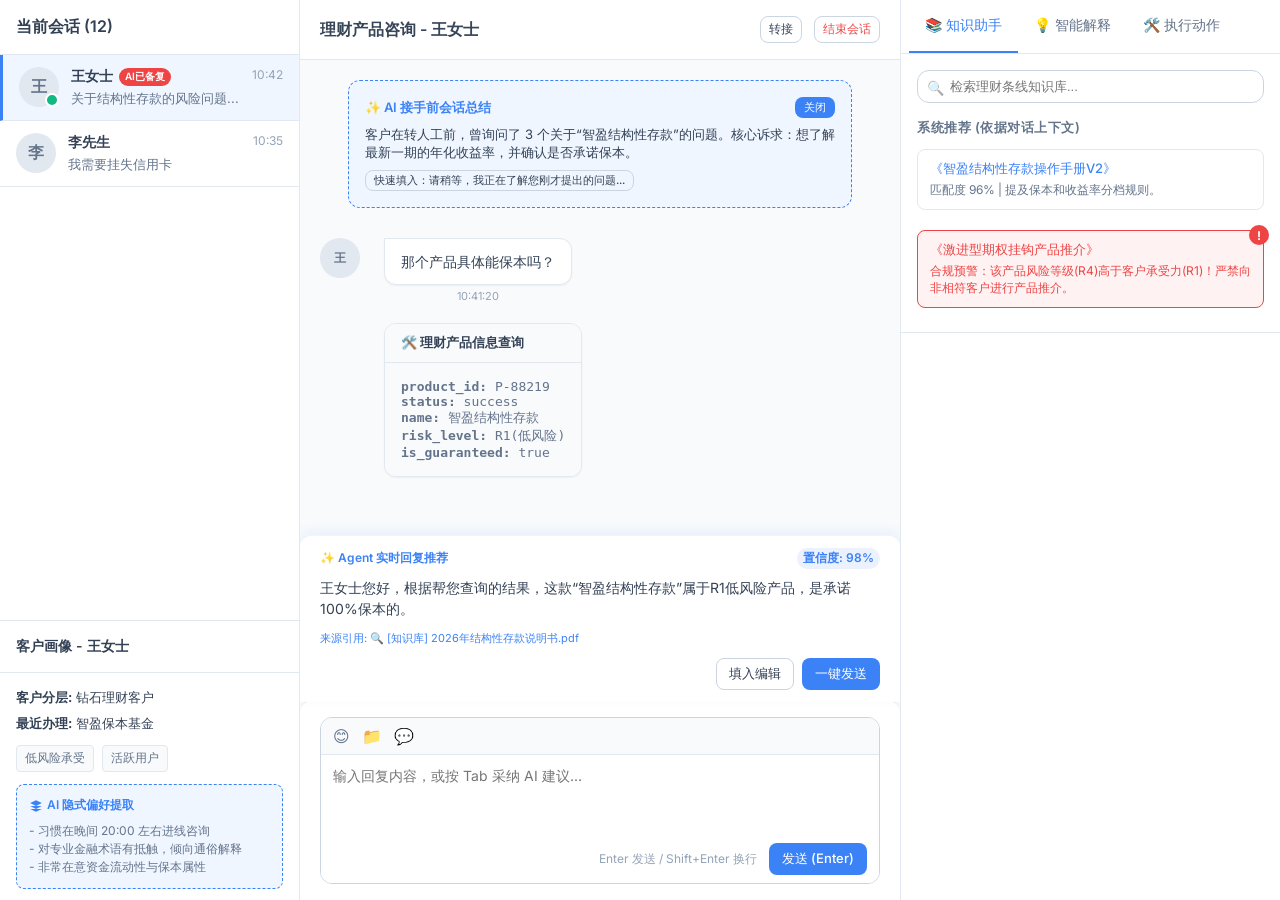
<file: agent-portal/index.html>
<!DOCTYPE html>
<html lang="zh-CN">

<head>
    <meta charset="UTF-8">
    <title>智能客服工作台 - 波波之音 Agent Portal</title>
    <link rel="stylesheet" href="style.css">
</head>

<body>
    <!-- Container -->
    <!--http://localhost:8767/-->
    <div class="layout">

        <!-- Left: Sessions & Profile -->
        <div class="col-left">
            <div class="panel-header">当前会话 (12)</div>
            <div class="session-list">
                <div class="session-item active">
                    <div class="avatar online">王</div>
                    <div class="session-info">
                        <div class="session-top">
                            <span class="session-name">王女士 <span class="badge-ai">AI已备复</span></span>
                            <span class="session-time">10:42</span>
                        </div>
                        <div class="session-preview">关于结构性存款的风险问题...</div>
                    </div>
                </div>
                <div class="session-item">
                    <div class="avatar">李</div>
                    <div class="session-info">
                        <div class="session-top">
                            <span class="session-name">李先生</span>
                            <span class="session-time">10:35</span>
                        </div>
                        <div class="session-preview">我需要挂失信用卡</div>
                    </div>
                </div>
            </div>
            <div class="profile-panel">
                <div class="panel-header" style="font-size: 14px;">客户画像 - 王女士</div>
                <div class="profile-content">
                    <div style="font-size:13px; margin-bottom:8px;"><strong>客户分层:</strong> 钻石理财客户</div>
                    <div style="font-size:13px; margin-bottom:8px;"><strong>最近办理:</strong> 智盈保本基金</div>
                    <div>
                        <span class="profile-tag">低风险承受</span>
                        <span class="profile-tag">活跃用户</span>
                    </div>
                    <div class="implicit-pref">
                        <div class="implicit-pref-title">
                            <svg width="14" height="14" fill="currentColor" viewBox="0 0 24 24">
                                <path d="M12 2L2 7l10 5 10-5-10-5zM2 17l10 5 10-5M2 12l10 5 10-5" />
                            </svg>
                            AI 隐式偏好提取
                        </div>
                        <div style="font-size:12px; color:var(--text-muted); line-height:1.5;">
                            - 习惯在晚间 20:00 左右进线咨询<br>
                            - 对专业金融术语有抵触，倾向通俗解释<br>
                            - 非常在意资金流动性与保本属性
                        </div>
                    </div>
                </div>
            </div>
        </div>

        <!-- Main: Chat Flow -->
        <div class="col-main">
            <div class="chat-header">
                <div style="font-weight: 600;">理财产品咨询 - 王女士</div>
                <div style="display:flex; gap:12px;">
                    <button class="btn btn-outline" style="font-size:12px; padding:4px 8px;">转接</button>
                    <button class="btn btn-outline"
                        style="font-size:12px; padding:4px 8px; color:var(--danger); border-color:var(--border);">结束会话</button>
                </div>
            </div>

            <div class="chat-body" id="chat-body">

                <div class="auto-summary" style="display:block;">
                    <div class="auto-summary-title">
                        <span>✨ AI 接手前会话总结</span>
                        <button class="btn btn-primary" style="padding:2px 8px; font-size:11px;"
                            onclick="document.querySelector('.auto-summary').style.display='none'">关闭</button>
                    </div>
                    客户在转人工前，曾询问了 3 个关于“智盈结构性存款”的问题。核心诉求：想了解最新一期的年化收益率，并确认是否承诺保本。
                    <div style="margin-top:8px;">
                        <button class="btn btn-outline" style="font-size:11px; padding:2px 8px;"
                            onclick="window.applyAutoSummaryReply()">快速填入：请稍等，我正在了解您刚才提出的问题...</button>
                    </div>
                </div>

                <div class="msg-row user">
                    <div class="avatar" style="margin-right:12px; font-size:12px;">王</div>
                    <div>
                        <div class="msg-bubble">那个产品具体能保本吗？</div>
                        <div class="msg-time">10:41:20</div>
                    </div>
                </div>

                <!-- Tool Call execution display -->
                <div class="msg-row user" style="max-width: 100%;">
                    <div style="width:40px; margin-right:12px;"></div>
                    <div style="flex:1;">
                        <div class="tool-card">
                            <div class="tool-card-header">🛠️ 理财产品信息查询</div>
                            <div class="tool-card-body">
                                <p><strong>product_id:</strong> P-88219</p>
                                <p><strong>status:</strong> success</p>
                                <p><strong>name:</strong> 智盈结构性存款</p>
                                <p><strong>risk_level:</strong> R1(低风险)</p>
                                <p><strong>is_guaranteed:</strong> true</p>
                            </div>
                        </div>
                    </div>
                </div>

            </div>

            <div class="chat-footer">

                <!-- AI Suggestion floating bar -->
                <div class="ai-suggest-bar" id="ai-suggest-bar">
                    <div class="ai-suggest-header">
                        <span>✨ Agent 实时回复推荐</span>
                        <span class="confidence" title="源于大模型置信度评分">置信度: 98%</span>
                    </div>
                    <div class="ai-suggest-content" id="ai-suggest-text">
                        王女士您好，根据帮您查询的结果，这款“智盈结构性存款”属于R1低风险产品，是承诺100%保本的。</div>
                    <div style="font-size:11px; color:var(--brand-primary); margin-top:4px; cursor:pointer;">来源引用: 🔍
                        [知识库] 2026年结构性存款说明书.pdf</div>
                    <div class="ai-suggest-actions">
                        <button class="btn btn-outline" onclick="applySuggestion()">填入编辑</button>
                        <button class="btn btn-primary" onclick="sendSuggestion()">一键发送</button>
                    </div>
                </div>

                <div class="input-warning" id="input-warning" style="display:none; margin-bottom:8px;">
                    <svg width="14" height="14" viewBox="0 0 24 24" fill="none" stroke="currentColor" stroke-width="2">
                        <circle cx="12" cy="12" r="10" />
                        <line x1="12" y1="8" x2="12" y2="12" />
                        <line x1="12" y1="16" x2="12.01" y2="16" />
                    </svg>
                    检测到触发合规敏感词（如“保本保息”、“绝对收益”），请规范业务用语！
                </div>

                <div class="input-wrapper">
                    <div class="input-tools">
                        <span class="tool-icon" title="表情库">😊</span>
                        <span class="tool-icon" title="发送图片文件">📁</span>
                        <span class="tool-icon" title="推介服务">💬</span>
                    </div>
                    <textarea id="chat-input" placeholder="输入回复内容，或按 Tab 采纳 AI 建议..."></textarea>
                    <div class="input-footer">
                        <span style="font-size:12px; color:var(--text-dim);">Enter 发送 / Shift+Enter 换行</span>
                        <button class="btn btn-primary" onclick="window.sendMsg()">发送 (Enter)</button>
                    </div>
                </div>
            </div>
        </div>

        <!-- Right: Knowledge & Tools -->
        <div class="col-right">
            <div class="tabs">
                <div class="tab active" onclick="switchTab('kb')">📚 知识助手</div>
                <div class="tab" onclick="switchTab('explain')">💡 智能解释</div>
                <div class="tab" onclick="switchTab('tools')">🛠️ 执行动作</div>
            </div>

            <!-- KB Tab -->
            <div class="tab-content" id="kb-panel" style="display:block;">
                <div class="panel-section">
                    <div class="kb-search">
                        <input type="text" placeholder="检索理财条线知识库...">
                    </div>
                    <div class="panel-title">系统推荐 (依据对话上下文)</div>

                    <div class="kb-item">
                        <div class="kb-item-title">《智盈结构性存款操作手册V2》</div>
                        <div class="kb-item-desc">匹配度 96% | 提及保本和收益率分档规则。</div>
                    </div>

                    <div class="kb-item"
                        style="border-color:var(--danger); background:var(--danger-bg); margin-top:20px;">
                        <div class="kb-alert" title="客户画像风险等机不匹配预警">!</div>
                        <div class="kb-item-title" style="color:var(--danger);">《激进型期权挂钩产品推介》</div>
                        <div class="kb-item-desc" style="color:var(--danger);">
                            合规预警：该产品风险等级(R4)高于客户承受力(R1)！严禁向非相符客户进行产品推介。</div>
                    </div>
                </div>
            </div>

            <!-- Explain Tab -->
            <div class="tab-content" id="explain-panel" style="display:none;">
                <div class="panel-section" style="text-align:center; color:var(--text-muted); margin-top:40px;">
                    <div style="font-size:32px; margin-bottom:12px;">💡</div>
                    请在中间对话流中划词选中需要解释的文本，<br>在弹出的悬浮菜单中点击“解释”。
                </div>
            </div>

            <!-- Tools Tab -->
            <div class="tab-content" id="tools-panel" style="display:none;">
                <div class="panel-section">
                    <div class="kb-item">
                        <div class="kb-item-title" style="color:var(--text-main); font-family:monospace;">🔍
                            query_product_info</div>
                        <div class="kb-item-desc">按产品代码查询产品档案数据库，获取收益率、风险等级等元数据。</div>
                    </div>
                    <div class="kb-item" style="margin-top:12px;">
                        <div class="kb-item-title" style="color:var(--text-main); font-family:monospace;">🛡️
                            check_eligibility</div>
                        <div class="kb-item-desc">调用统一风控接口，校验当前会话客户与某款产品的准入名单合规性。</div>
                    </div>
                </div>
            </div>

        </div>
    </div>

    <!-- Selection Context Menu -->
    <div class="context-menu" id="context-menu">
        <div class="context-menu-item" onclick="handleMenuClick('explain')">💡 AI 解释片段</div>
        <div class="context-menu-item" onclick="handleMenuClick('search')">🔍 知识库检索</div>
    </div>

    <script src="app.js"></script>
</body>

</html>
</file>
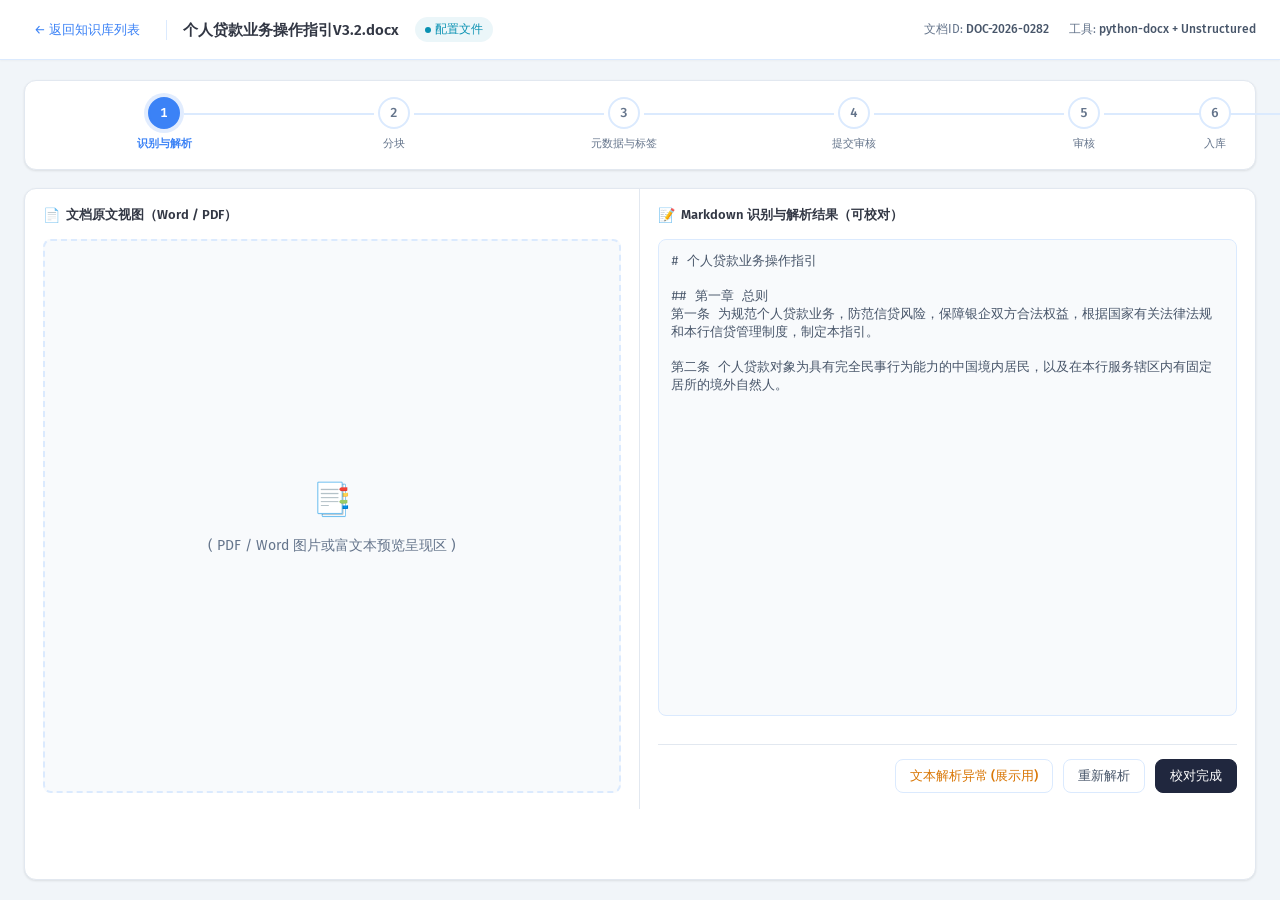
<file: admin-dashboard/doc-detail.html>
<!DOCTYPE html>
<html lang="zh-CN">

<head>
  <meta charset="UTF-8" />
  <meta name="viewport" content="width=device-width, initial-scale=1.0" />
  <title>文档详情配置 - 波波之音 AI智能客服</title>
  <link rel="preconnect" href="https://fonts.googleapis.com" />
  <link rel="preconnect" href="https://fonts.gstatic.com" crossorigin />
  <link
    href="https://fonts.googleapis.com/css2?family=Fira+Code:wght@400;500;600;700&family=Fira+Sans:wght@300;400;500;600;700&display=swap"
    rel="stylesheet" />
  <link rel="stylesheet" href="style.css" />
  <style>
    /* 独立详情页补充样式 */
    .detail-layout {
      display: flex;
      flex-direction: column;
      height: 100vh;
      background: var(--bg-deep);
    }

    .header-bar {
      height: 60px;
      background: var(--bg-card);
      border-bottom: 1px solid var(--border);
      display: flex;
      align-items: center;
      padding: 0 24px;
      justify-content: space-between;
      box-shadow: 0 1px 2px rgba(0, 0, 0, 0.03);
    }

    .main-area {
      flex: 1;
      padding: 20px 24px;
      overflow-y: auto;
      display: flex;
      flex-direction: column;
    }

    textarea.markdown-editor {
      width: 100%;
      height: 100%;
      resize: none;
      border: 1px solid var(--border);
      border-radius: var(--radius-sm);
      padding: 12px;
      font-family: var(--font-mono);
      font-size: 13px;
      color: var(--foreground-muted);
      background: var(--bg-base);
      outline: none;
    }

    textarea.markdown-editor:focus {
      border-color: var(--accent-light);
      box-shadow: 0 0 0 3px var(--accent-glow);
    }

    .pdf-viewer-mock {
      display: flex;
      flex-direction: column;
      align-items: center;
      justify-content: center;
      height: 100%;
      border: 2px dashed var(--border);
      border-radius: var(--radius-sm);
      background: #f8fafc;
      color: var(--foreground-dim);
      font-size: 14px;
      gap: 10px;
    }
  </style>
</head>

<body>
  <div class="detail-layout">
    <div class="header-bar">
      <div style="display: flex; align-items: center; gap: 16px;">
        <button class="detail-back"
          onclick="window.history.length > 1 ? window.history.back() : window.location.href='index.html'">←
          返回知识库列表</button>
        <div style="width: 1px; height: 20px; background: var(--border);"></div>
        <div style="font-weight: 600; color: var(--foreground); font-size: 15px;">个人贷款业务操作指引V3.2.docx</div>
        <div class="badge-status info"><span class="dot"></span>配置文件</div>
      </div>
      <div class="detail-meta" style="gap: 20px;">
        <div class="detail-meta-item">文档ID: <span>DOC-2026-0282</span></div>
        <div class="detail-meta-item">工具: <span>python-docx + Unstructured</span></div>
      </div>
    </div>

    <div class="main-area">
      <!-- 进度条 -->
      <div class="stepper" id="stepper">
        <!-- JS渲染 -->
      </div>

      <!-- 内容区 -->
      <div id="step-content" style="flex:1; display:flex; flex-direction:column;"></div>
    </div>
  </div>

  <script>
    const STEPS = [
      { id: 'parse', label: '识别与解析' },
      { id: 'chunk', label: '分块' },
      { id: 'meta', label: '元数据与标签' },
      { id: 'submit', label: '提交审核' },
      { id: 'review', label: '审核' },
      { id: 'ingest', label: '入库' }
    ];
    let currentStep = 0;

    function renderStepper() {
      const container = document.getElementById('stepper');
      let html = '';
      STEPS.forEach((step, index) => {
        let statusClass = '';
        if (index < currentStep) statusClass = 'done';
        else if (index === currentStep) statusClass = 'active';

        const flexValue = index === STEPS.length - 1 ? '0' : '1';
        const circleContent = index < currentStep ? '✓' : index + 1;
        const lineHtml = index < STEPS.length - 1 ? '<div class="stepper-line"></div>' : '';

        html += '<div class="stepper-item ' + statusClass + '" onclick="goToStep(' + index + ')" style="flex:' + flexValue + '">' +
          '<div class="stepper-circle">' + circleContent + '</div>' +
          '<div class="stepper-label">' + step.label + '</div>' +
          lineHtml +
          '</div>';
      });
      container.innerHTML = html;
    }

    function goToStep(index) {
      if (index >= 0 && index < STEPS.length) {
        currentStep = index;
        renderStepper();
        renderContent();
      }
    }

    function renderContent() {
      const container = document.getElementById('step-content');
      let content = '';

      if (currentStep === 0) {
        content = [
          '<div class="dual-pane" style="flex:1;">',
          '  <div class="pane" style="display:flex; flex-direction:column;">',
          '    <div class="pane-title"><span class="pane-icon">📄</span> 文档原文视图（Word / PDF）</div>',
          '    <div class="pdf-viewer-mock" style="flex:1;">',
          '      <span style="font-size:32px;">📑</span>',
          '      <span>( PDF / Word 图片或富文本预览呈现区 )</span>',
          '    </div>',
          '  </div>',
          '  <div class="pane" style="display:flex; flex-direction:column;">',
          '    <div class="pane-title"><span class="pane-icon">📝</span> Markdown 识别与解析结果（可校对）</div>',
          '    <div style="flex:1; margin-bottom: 12px;">',
          '      <textarea class="markdown-editor"># 个人贷款业务操作指引\n\n## 第一章 总则\n第一条 为规范个人贷款业务，防范信贷风险，保障银企双方合法权益，根据国家有关法律法规和本行信贷管理制度，制定本指引。\n\n第二条 个人贷款对象为具有完全民事行为能力的中国境内居民，以及在本行服务辖区内有固定居所的境外自然人。</textarea>',
          '    </div>',
          '    <div class="detail-actions">',
          '      <button class="btn" style="color:var(--warning);">文本解析异常 (展示用)</button>',
          '      <button class="btn">重新解析</button>',
          '      <button class="btn btn-primary" onclick="goToStep(1)">校对完成</button>',
          '    </div>',
          '  </div>',
          '</div>'
        ].join('\n');
      }
      else if (currentStep === 1) {
        content = [
          '<div class="dual-pane" style="flex:1;">',
          '  <div class="pane" style="display:flex; flex-direction:column;">',
          '    <div class="pane-title"><span class="pane-icon">📝</span> 解析结果文本</div>',
          '    <div class="mock-markdown" style="flex:1; overflow-y:auto;">',
          '      <h1>个人贷款业务操作指引</h1>',
          '      <p>第一条 为规范个人贷款业务，防范信贷风险，保障银企双方合法权益，根据国家有关法律法规和本行信贷管理制度，制定本指引。</p>',
          '      <p>第二条 个人贷款对象为具有完全民事行为能力的中国境内居民，以及在本行服务辖区内有固定居所的境外自然人。</p>',
          '    </div>',
          '  </div>',
          '  <div class="pane" style="display:flex; flex-direction:column;">',
          '    <div class="pane-title" style="justify-content: space-between;">',
          '      <span><span class="pane-icon">🧩</span> Chunk 子父级分块树状图</span>',
          '      <div style="font-size:12px; font-weight:normal; display:flex; align-items:center; gap:6px;">',
          '        Overlap设置: <input type="number" value="15" style="width:40px; text-align:center; border:1px solid var(--border); border-radius:4px; outline:none; font-family:var(--font-mono);" /> %',
          '      </div>',
          '    </div>',
          '    <div class="chunk-tree" style="flex:1; overflow-y:auto; border:1px solid var(--border-light); border-radius: var(--radius-sm); padding:10px;">',
          '      <div class="chunk-parent">',
          '        <span class="chunk-id">PRNT-001</span> 第一章 总则',
          '      </div>',
          '      <div class="chunk-child">',
          '        <span class="chunk-id">CHK-001</span> 第一条 为规范个人贷款业务，防范信贷风险...',
          '        <span class="overlap-marker">▶ Overlap标记: 第二条 个人贷款对</span>',
          '      </div>',
          '      <div class="chunk-child">',
          '        <span class="chunk-id">CHK-002</span> 第二条 个人贷款对象为具有完全民事行为能力...',
          '      </div>',
          '      <div class="chunk-parent" style="margin-top:10px;">',
          '        <span class="chunk-id">PRNT-002</span> 第二章 申请条件',
          '      </div>',
          '      <div class="chunk-child" style="border-left-color:var(--warning);">',
          '        <span class="chunk-id" style="color:var(--warning);">CHK-003</span> <span style="color:var(--warning);">(分块异常 / 需手动干预)</span> 第三条 申请人须具备...',
          '      </div>',
          '    </div>',
          '    <div class="detail-actions">',
          '      <button class="btn btn-sm" style="margin-right:auto;">+ 一键合并</button>',
          '      <button class="btn btn-sm" style="margin-right:auto;">- 手动拆分</button>',
          '      <button class="btn">重新分块</button>',
          '      <button class="btn btn-primary" onclick="goToStep(2)">分块检查完成</button>',
          '    </div>',
          '  </div>',
          '</div>'
        ].join('\n');
      }
      else if (currentStep === 2) {
        content = [
          '<div class="dual-pane" style="flex:1;">',
          '  <div class="pane" style="display:flex; flex-direction:column;">',
          '    <div class="pane-title"><span class="pane-icon">🧩</span> 分块结构预览</div>',
          '    <div class="chunk-parent" style="font-size:12px; margin-bottom:10px;"><span class="chunk-id">全体文档</span></div>',
          '    <div class="mock-markdown">已完成 RAGFlow 分段：包含 42 个父级标题，总计 128 个底层 Chunk。左侧配置将全局自动应用至所有子 Chunk。</div>',
          '  </div>',
          '  <div class="pane" style="display:flex; flex-direction:column;">',
          '    <div class="pane-title"><span class="pane-icon">🏷️</span> 配置元数据与标签</div>',
          '    <div class="meta-form" style="flex:1;">',
          '      <div class="section-label" style="font-size:11px; margin-top:0;">元数据字典字段</div>',
          '      <div class="meta-row">',
          '        <div class="meta-label">应用渠道</div>',
          '        <select class="meta-value"><option>全渠道</option><option>App客户端</option><option>小程序</option><option>行员端</option><option>网银PC端</option></select>',
          '      </div>',
          '      <div class="meta-row">',
          '        <div class="meta-label">客户分层</div>',
          '        <select class="meta-value"><option>全部客户</option><option>VIP理财客户</option><option>普通客群</option></select>',
          '      </div>',
          '      <div style="height:1px; background:var(--border-light); margin: 8px 0;"></div>',
          '      <div class="section-label" style="font-size:11px;">自定义文档标签</div>',
          '      <div class="tag-list" style="margin-bottom:12px;">',
          '        <div class="tag-pill">2026合规年审 <span class="tag-remove">×</span></div>',
          '        <div class="tag-pill">信用贷规则 <span class="tag-remove">×</span></div>',
          '        <button class="btn-link btn-sm" style="border:1px dashed var(--accent-light); border-radius:12px;">+ 添加标签</button>',
          '      </div>',
          '    </div>',
          '    <div class="detail-actions">',
          '      <button class="btn">应用至全文档</button>',
          '      <button class="btn btn-primary" onclick="goToStep(3)">元数据与标签配置完成</button>',
          '    </div>',
          '  </div>',
          '</div>'
        ].join('\n');
      }
      else if (currentStep === 3) {
        content = [
          '<div class="card" style="padding:40px; text-align:center; max-width:600px; margin:40px auto; width:100%;">',
          '   <div style="font-size:52px; margin-bottom:20px;">📋</div>',
          '   <h2 style="font-size:20px; color:var(--foreground); margin-bottom:10px;">确认提交审核</h2>',
          '   <p style="color:var(--foreground-dim); font-size:13px; margin-bottom:30px; line-height:1.6;">文档的分块、子母层级及元数据标签均已配置完毕。<br/>当前操作将文档推送至下一级文档管理员进行入库终审，请确认提交。</p>',
          '   <div class="detail-actions" style="justify-content:center; border:none; padding:0;">',
          '      <button class="btn" onclick="goToStep(2)">上一步</button>',
          '      <button class="btn">暂存</button>',
          '      <button class="btn btn-primary" onclick="goToStep(4)">提交审核</button>',
          '   </div>',
          '</div>'
        ].join('\n');
      }
      else if (currentStep === 4) {
        content = [
          '<div class="card" style="padding:30px; max-width:700px; margin:20px auto; width:100%;">',
          '   <div class="pane-title" style="font-size:16px; margin-bottom:20px;"><span class="pane-icon" style="font-size:20px;">🛡️</span> 文档管理员复核阶段 (Demo)</div>',
          '   <div style="background:var(--bg-elevated); padding:20px; border-radius:var(--radius); margin-bottom:26px;">',
          '      <div style="display:grid; grid-template-columns:1fr 1fr 1fr; gap:24px; margin-bottom:16px;">',
          '        <div><div style="font-size:12px; color:var(--foreground-dim);">解析块数</div><div style="font-size:18px; font-weight:700; font-family:var(--font-mono); color:var(--foreground);">128 Chunks</div></div>',
          '        <div><div style="font-size:12px; color:var(--foreground-dim);">绑定标签</div><div style="font-size:14px; font-weight:600; color:var(--accent-light);">2026合规年审, 信用贷规则</div></div>',
          '        <div><div style="font-size:12px; color:var(--foreground-dim);">应用渠道</div><div style="font-size:14px; font-weight:600; color:var(--foreground);">全渠道</div></div>',
          '      </div>',
          '      <a href="#" style="color:var(--accent-light); font-size:13px; text-decoration:none; font-weight:500;">🔍 预览全文分块切片结果 -></a>',
          '   </div>',
          '   <div class="detail-actions" style="justify-content:flex-end; border-top:1px solid var(--border-light); padding-top:20px;">',
          '      <button class="btn" style="color:var(--destructive); border-color:var(--destructive); margin-right:auto;" onclick="alert(\'进入驳回原因填写步骤\')">驳回</button>',
          '      <button class="btn" onclick="alert(\'请选择入库时间...\')">仅通过不入库</button>',
          '      <button class="btn btn-primary" onclick="goToStep(5)">通过并入库</button>',
          '   </div>',
          '</div>'
        ].join('\n');
      }
      else if (currentStep === 5) {
        content = [
          '<div class="card" style="padding:60px 20px; max-width:700px; margin:20px auto; width:100%;">',
          '  <div class="ingest-status" style="height:auto;">',
          '    <div class="ingest-icon" style="color:var(--positive); font-size:64px; margin-bottom:10px;">✅</div>',
          '    <div class="ingest-text" style="color:var(--foreground); font-size:22px; font-weight:700;">向量分析与入库完成</div>',
          '    <div class="ingest-detail" style="font-size:13px; margin:16px 0 30px; line-height:1.6; max-width:420px; color:var(--foreground-muted);">',
          '      <span class="badge-status success" style="margin-bottom:8px;">BAAI/bge-m3</span><br/>',
          '      共计 128 个 Chunk 已成功写入 Milvus 向量库。<br/>倒排索引已安全同步至 Elasticsearch。<br/>文档状态更新为 <b>"多库同步完成"</b>。',
          '    </div>',
          '    <div style="display:flex; gap:12px;">',
          '      <button class="btn" onclick="alert(\'触发单片重向量化：重做被人工修改过的最新 Chunk\')">局部重向量化</button>',
          '      <button class="btn btn-primary" onclick="window.history.back() || (window.location.href=\'index.html\')">返回列表</button>',
          '    </div>',
          '  </div>',
          '</div>'
        ].join('\n');
      }

      container.innerHTML = content;
    }

    renderStepper();
    renderContent();
  </script>
</body>

</html>
</file>
<file: agent-portal/style.css>
/* style.css */
@import url('https://fonts.googleapis.com/css2?family=Inter:wght@400;500;600;700&display=swap');

:root {
    --font-base: 'Inter', system-ui, sans-serif;
    --bg-deep: #F1F5F9;
    --bg-base: #F8FAFC;
    --bg-surface: #FFFFFF;
    --bg-elevated: #F8FAFC;
    --border-light: #E2E8F0;
    --border: #CBD5E1;
    --text-main: #334155;
    --text-muted: #64748B;
    --text-dim: #94A3B8;
    --brand-primary: #3B82F6;
    --brand-light: #EFF6FF;
    --brand-hover: #2563EB;
    --success: #10B981;
    --danger: #EF4444;
    --danger-bg: #FEF2F2;
    --warning: #F59E0B;
    --warning-bg: #FFFBEB;
    --radius-sm: 8px;
    --radius-md: 12px;
    --radius-lg: 16px;
    --shadow-sm: 0 1px 2px rgba(0, 0, 0, 0.05);
    --shadow-md: 0 4px 6px -1px rgba(0, 0, 0, 0.1), 0 2px 4px -1px rgba(0, 0, 0, 0.06);
}

* {
    box-sizing: border-box;
    margin: 0;
    padding: 0;
}

body {
    font-family: var(--font-base);
    font-size: 16px;
    color: var(--text-main);
    background: var(--bg-deep);
    height: 100vh;
    display: flex;
    overflow: hidden;
}

/* Layout */
.layout {
    display: flex;
    width: 100%;
    height: 100%;
}

.col-left {
    width: 300px;
    background: var(--bg-surface);
    border-right: 1px solid var(--border-light);
    display: flex;
    flex-direction: column;
    z-index: 10;
}

.col-main {
    flex: 1;
    background: var(--bg-base);
    display: flex;
    flex-direction: column;
    position: relative;
}

.col-right {
    width: 380px;
    background: var(--bg-surface);
    border-left: 1px solid var(--border-light);
    display: flex;
    flex-direction: column;
    z-index: 10;
}

/* Left Column */
.panel-header {
    padding: 16px;
    border-bottom: 1px solid var(--border-light);
    font-weight: 600;
    font-size: 16px;
    display: flex;
    align-items: center;
    justify-content: space-between;
}

.session-list {
    flex: 1;
    overflow-y: auto;
}

.session-item {
    padding: 12px 16px;
    border-bottom: 1px solid var(--border-light);
    cursor: pointer;
    transition: background 0.2s;
    display: flex;
    gap: 12px;
}

.session-item:hover {
    background: var(--bg-elevated);
}

.session-item.active {
    background: var(--brand-light);
    border-left: 3px solid var(--brand-primary);
}

.avatar {
    width: 40px;
    height: 40px;
    border-radius: 50%;
    background: var(--border-light);
    display: flex;
    align-items: center;
    justify-content: center;
    font-weight: 600;
    color: var(--text-muted);
    flex-shrink: 0;
    position: relative;
}

.avatar.online::after {
    content: '';
    position: absolute;
    bottom: 0;
    right: 0;
    width: 10px;
    height: 10px;
    background: var(--success);
    border: 2px solid #FFF;
    border-radius: 50%;
}

.session-info {
    flex: 1;
    min-width: 0;
}

.session-top {
    display: flex;
    justify-content: space-between;
    margin-bottom: 4px;
}

.session-name {
    font-weight: 600;
    font-size: 14px;
    color: var(--text-main);
    white-space: nowrap;
    overflow: hidden;
    text-overflow: ellipsis;
    display: flex;
    align-items: center;
}

.session-time {
    font-size: 12px;
    color: var(--text-dim);
}

.session-preview {
    font-size: 13px;
    color: var(--text-muted);
    white-space: nowrap;
    overflow: hidden;
    text-overflow: ellipsis;
}

/* Red dot for AI review */
.badge-ai {
    background: var(--danger);
    color: white;
    font-size: 10px;
    padding: 2px 6px;
    border-radius: 10px;
    font-weight: 600;
    margin-left: 6px;
    animation: pulse 2s infinite;
}

@keyframes pulse {
    0% {
        box-shadow: 0 0 0 0 rgba(239, 68, 68, 0.4);
    }

    70% {
        box-shadow: 0 0 0 4px rgba(239, 68, 68, 0);
    }

    100% {
        box-shadow: 0 0 0 0 rgba(239, 68, 68, 0);
    }
}

/* Profile Panel (bottom of left col) */
.profile-panel {
    height: 280px;
    border-top: 1px solid var(--border-light);
    background: var(--bg-surface);
    display: flex;
    flex-direction: column;
}

.profile-content {
    padding: 16px;
    overflow-y: auto;
    flex: 1;
}

.profile-tag {
    background: var(--bg-elevated);
    padding: 4px 8px;
    border-radius: 4px;
    font-size: 12px;
    color: var(--text-muted);
    display: inline-block;
    margin: 4px 4px 0 0;
    border: 1px solid var(--border-light);
}

.implicit-pref {
    margin-top: 12px;
    padding: 12px;
    background: var(--brand-light);
    border-radius: var(--radius-sm);
    border: 1px dashed var(--brand-primary);
}

.implicit-pref-title {
    font-size: 12px;
    font-weight: 600;
    color: var(--brand-primary);
    margin-bottom: 8px;
    display: flex;
    align-items: center;
    gap: 4px;
}

/* Main Column */
.chat-header {
    height: 60px;
    padding: 0 20px;
    border-bottom: 1px solid var(--border-light);
    display: flex;
    align-items: center;
    justify-content: space-between;
    background: var(--bg-surface);
    opacity: 0.98;
    backdrop-filter: blur(8px);
    z-index: 10;
}

.chat-body {
    flex: 1;
    overflow-y: auto;
    padding: 20px;
    display: flex;
    flex-direction: column;
    gap: 20px;
    position: relative;
}

.chat-footer {
    padding: 16px 20px;
    background: var(--bg-surface);
    border-top: 1px solid var(--border-light);
    position: relative;
    border-top-left-radius: 12px;
    border-top-right-radius: 12px;
    box-shadow: 0 -4px 12px rgba(0, 0, 0, 0.02);
}

/* Bubbles */
.msg-row {
    display: flex;
    gap: 12px;
    max-width: 85%;
}

.msg-row.user {
    align-self: flex-start;
}

.msg-row.agent {
    align-self: flex-end;
    flex-direction: row-reverse;
}

.msg-bubble {
    padding: 12px 16px;
    border-radius: var(--radius-md);
    font-size: 14px;
    line-height: 1.5;
    position: relative;
}

.msg-row.user .msg-bubble {
    background: #FFFFFF;
    border: 1px solid var(--border-light);
    color: var(--text-main);
    border-top-left-radius: 0;
    box-shadow: var(--shadow-sm);
}

.msg-row.agent .msg-bubble {
    background: var(--brand-primary);
    color: #FFFFFF;
    border-top-right-radius: 0;
    box-shadow: var(--shadow-sm);
}

.msg-time {
    font-size: 11px;
    color: var(--text-dim);
    margin-top: 4px;
    text-align: center;
}

.msg-row.agent .msg-time {
    text-align: right;
}

/* AI suggestions & tools in chat */
.ai-suggest-bar {
    position: absolute;
    bottom: 100%;
    left: 0;
    width: 100%;
    background: var(--bg-surface);
    border-top: 1px solid var(--brand-light);
    padding: 12px 20px;
    box-shadow: 0 -4px 12px rgba(59, 130, 246, 0.08);
    display: flex;
    flex-direction: column;
    gap: 8px;
    transform: translateY(1px);
    z-index: 5;
    border-top-left-radius: 12px;
    border-top-right-radius: 12px;
}

.ai-suggest-header {
    display: flex;
    justify-content: space-between;
    align-items: center;
    font-size: 12px;
    font-weight: 600;
    color: var(--brand-primary);
}

.confidence {
    background: rgba(59, 130, 246, 0.1);
    padding: 2px 6px;
    border-radius: 12px;
}

.ai-suggest-content {
    font-size: 14px;
    color: var(--text-main);
    line-height: 1.5;
}

.ai-suggest-actions {
    display: flex;
    gap: 8px;
    justify-content: flex-end;
    margin-top: 4px;
}

.btn {
    padding: 6px 12px;
    border-radius: var(--radius-sm);
    font-size: 13px;
    font-weight: 500;
    cursor: pointer;
    border: 1px solid transparent;
    transition: all 0.2s;
    font-family: var(--font-base);
    display: inline-flex;
    align-items: center;
    gap: 6px;
}

.btn-primary {
    background: var(--brand-primary);
    color: white;
}

.btn-primary:hover {
    background: var(--brand-hover);
    box-shadow: 0 2px 4px rgba(59, 130, 246, 0.3);
}

.btn-outline {
    background: transparent;
    border-color: var(--border);
    color: var(--text-main);
}

.btn-outline:hover {
    background: var(--bg-elevated);
    border-color: var(--text-muted);
}

/* Input area */
.input-wrapper {
    display: flex;
    flex-direction: column;
    border: 1px solid var(--border);
    border-radius: var(--radius-md);
    overflow: hidden;
    background: #FFF;
    transition: box-shadow 0.2s, border-color 0.2s;
}

.input-wrapper:focus-within {
    border-color: var(--brand-primary);
    box-shadow: 0 0 0 3px var(--brand-light);
}

.input-tools {
    padding: 8px 12px;
    border-bottom: 1px solid var(--border-light);
    background: var(--bg-elevated);
    display: flex;
    gap: 12px;
}

.tool-icon {
    color: var(--text-muted);
    cursor: pointer;
    font-size: 16px;
    transition: color 0.2s;
}

.tool-icon:hover {
    color: var(--brand-primary);
}

textarea {
    width: 100%;
    border: none;
    padding: 12px;
    font-family: var(--font-base);
    font-size: 14px;
    color: var(--text-main);
    resize: none;
    outline: none;
    height: 80px;
}

.input-footer {
    padding: 8px 12px;
    display: flex;
    justify-content: flex-end;
    align-items: center;
    gap: 12px;
    background: #FFF;
}

/* Warning Tooltip */
.input-warning {
    color: var(--danger);
    font-size: 12px;
    display: flex;
    align-items: center;
    gap: 4px;
    background: var(--danger-bg);
    padding: 8px 12px;
    border-radius: var(--radius-sm);
    border: 1px solid rgba(239, 68, 68, 0.2);
}

/* Right Column */
.tabs {
    display: flex;
    border-bottom: 1px solid var(--border-light);
    background: var(--bg-surface);
    padding: 0 8px;
}

.tab {
    padding: 16px 16px;
    font-size: 14px;
    font-weight: 500;
    color: var(--text-muted);
    cursor: pointer;
    border-bottom: 2px solid transparent;
    transition: all 0.2s;
}

.tab:hover {
    color: var(--text-main);
}

.tab.active {
    color: var(--brand-primary);
    border-bottom-color: var(--brand-primary);
}

.tab-content {
    flex: 1;
    overflow-y: auto;
    background: var(--bg-surface);
}

.panel-section {
    padding: 16px;
    border-bottom: 1px solid var(--border-light);
}

.panel-title {
    font-size: 13px;
    font-weight: 600;
    color: var(--text-muted);
    margin-bottom: 12px;
    text-transform: uppercase;
    letter-spacing: 0.5px;
}

/* Knowlege KB */
.kb-search {
    margin-bottom: 16px;
    position: relative;
}

.kb-search input {
    width: 100%;
    padding: 8px 12px 8px 32px;
    border: 1px solid var(--border);
    border-radius: var(--radius-md);
    font-size: 13px;
    outline: none;
    transition: all 0.2s;
}

.kb-search input:focus {
    border-color: var(--brand-primary);
    box-shadow: 0 0 0 3px var(--brand-light);
}

.kb-search::before {
    content: '🔍';
    position: absolute;
    left: 10px;
    top: 50%;
    transform: translateY(-50%);
    font-size: 14px;
    opacity: 0.5;
}

.kb-item {
    padding: 10px 12px;
    border: 1px solid var(--border-light);
    border-radius: var(--radius-sm);
    margin-bottom: 8px;
    cursor: pointer;
    font-size: 13px;
    transition: background 0.2s;
    position: relative;
}

.kb-item:hover {
    background: var(--bg-elevated);
    border-color: var(--border);
}

.kb-item-title {
    font-weight: 500;
    margin-bottom: 4px;
    color: var(--brand-primary);
}

.kb-item-desc {
    font-size: 12px;
    color: var(--text-muted);
    display: -webkit-box;
    -webkit-line-clamp: 2;
    -webkit-box-orient: vertical;
    overflow: hidden;
}

.kb-alert {
    position: absolute;
    right: -6px;
    top: -6px;
    color: #FFF;
    font-weight: bold;
    font-size: 12px;
    background: var(--danger);
    width: 20px;
    height: 20px;
    border-radius: 50%;
    display: flex;
    align-items: center;
    justify-content: center;
    box-shadow: var(--shadow-sm);
    z-index: 2;
}

/* Selection Context Menu */
.context-menu {
    position: fixed;
    background: #1E293B;
    color: #FFF;
    border-radius: var(--radius-sm);
    padding: 4px;
    box-shadow: var(--shadow-md);
    display: none;
    z-index: 1000;
    gap: 2px;
    flex-direction: column;
}

.context-menu.show {
    display: flex;
    animation: fadeMenu 0.15s ease-out;
}

@keyframes fadeMenu {
    from {
        opacity: 0;
        transform: translateY(4px);
    }

    to {
        opacity: 1;
        transform: translateY(0);
    }
}

.context-menu-item {
    padding: 8px 16px;
    font-size: 13px;
    cursor: pointer;
    border-radius: 4px;
    transition: background 0.2s;
    display: flex;
    align-items: center;
    gap: 8px;
    font-family: var(--font-base);
}

.context-menu-item:hover {
    background: #334155;
}

/* Tool Call Card */
.tool-card {
    background: var(--bg-surface);
    border: 1px solid var(--border-light);
    border-radius: var(--radius-md);
    margin-bottom: 16px;
    overflow: hidden;
    box-shadow: var(--shadow-sm);
}

.tool-card-header {
    padding: 10px 16px;
    background: var(--bg-elevated);
    border-bottom: 1px solid var(--border-light);
    font-size: 13px;
    font-weight: 600;
    display: flex;
    align-items: center;
    gap: 8px;
    color: var(--text-main);
}

.tool-card-body {
    padding: 16px;
    font-size: 13px;
    font-family: 'Fira Code', monospace;
    color: var(--text-muted);
    background: #F8FAFC;
    /* white-space: nowrap; */
    margin: 0;
}

/* Explain Panel */
.explain-step {
    margin-bottom: 16px;
    padding-left: 14px;
    border-left: 2px solid var(--brand-primary);
    position: relative;
}

.explain-step::before {
    content: '';
    position: absolute;
    left: -5px;
    top: 4px;
    width: 8px;
    height: 8px;
    background: var(--brand-primary);
    border-radius: 50%;
}

.explain-step-title {
    font-size: 13px;
    font-weight: 600;
    margin-bottom: 6px;
    color: var(--text-main);
}

.explain-step-desc {
    font-size: 13px;
    color: var(--text-muted);
    line-height: 1.6;
}

/* Auto Summary Card */
.auto-summary {
    margin: 0 auto 10px;
    background: var(--brand-light);
    border: 1px dashed var(--brand-primary);
    border-radius: var(--radius-md);
    padding: 16px;
    max-width: 90%;
    font-size: 13px;
    position: relative;
}

.auto-summary-title {
    font-weight: 600;
    color: var(--brand-primary);
    margin-bottom: 8px;
    display: flex;
    align-items: center;
    justify-content: space-between;
}
</file>
<file: admin-dashboard/style.css>
/* ============================================
   波波知音 AI 智能客服 · 运营管理系统
   Design: SaaS Analytics Dashboard (Light)
   Palette: ui-ux-pro-max Analytics Dashboard
   Typography: Fira Code + Fira Sans
   ============================================ */

/* === Design Tokens (Light Theme) === */
:root {
  --bg-deep: #F1F5F9;
  --bg-base: #F8FAFC;
  --bg-card: #FFFFFF;
  --bg-card-hover: #F1F5F9;
  --bg-elevated: #E9EEF6;
  --surface: rgba(30, 64, 175, 0.04);
  --foreground: #323744;
  --foreground-muted: #475569;
  --foreground-dim: #64748B;
  --accent: #20273e;
  --accent-light: #3B82F6;
  --accent-glow: rgba(30, 64, 175, 0.08);
  --positive: #16A34A;
  --positive-bg: rgba(22, 163, 74, 0.08);
  --warning: #D97706;
  --warning-bg: rgba(217, 119, 6, 0.08);
  --destructive: #DC2626;
  --destructive-bg: rgba(220, 38, 38, 0.08);
  --cyan: #0891B2;
  --cyan-bg: rgba(8, 145, 178, 0.08);
  --border: #DBEAFE;
  --border-light: #E2E8F0;
  --radius-sm: 8px;
  --radius: 12px;
  --radius-lg: 16px;
  --shadow: 0 1px 3px rgba(0, 0, 0, 0.06), 0 1px 2px rgba(0, 0, 0, 0.04);
  --shadow-lg: 0 4px 16px rgba(0, 0, 0, 0.08);
  --transition: all 0.25s cubic-bezier(0.16, 1, 0.3, 1);
  --font-sans: 'Fira Sans', system-ui, -apple-system, sans-serif;
  --font-mono: 'Fira Code', 'Consolas', monospace;
  --sidebar-w: 230px;
}

/* === Reset & Base === */
*,
*::before,
*::after {
  margin: 0;
  padding: 0;
  box-sizing: border-box;
}

html {
  font-size: 16px;
}

body {
  font-family: var(--font-sans);
  background: var(--bg-deep);
  color: var(--foreground);
  line-height: 1.6;
  overflow: hidden;
  height: 100vh;
}

/* === Layout === */
.form-group {
  display: flex;
  flex-direction: column;
  gap: 6px;
}

.form-group label {
  font-size: 13px;
  color: var(--foreground-muted);
  font-weight: 500;
}

.form-input {
  padding: 8px 12px;
  border: 1px solid var(--border);
  border-radius: 6px;
  font-family: var(--font-sans);
  font-size: 14px;
  outline: none;
  transition: border 0.2s;
  resize: vertical;
}

.form-input:focus {
  border-color: var(--accent-light);
  box-shadow: 0 0 0 3px var(--accent-glow);
}

.form-input:disabled {
  background: var(--bg-deep);
  color: var(--foreground-muted);
  cursor: not-allowed;
}

.app-layout {
  display: flex;
  height: 100vh;
  overflow: hidden;
}

/* === Sidebar === */
.sidebar {
  width: var(--sidebar-w);
  min-width: var(--sidebar-w);
  background: var(--bg-card);
  border-right: 1px solid var(--border);
  display: flex;
  flex-direction: column;
  overflow-y: auto;
  z-index: 10;
  box-shadow: 1px 0 4px rgba(0, 0, 0, 0.03);
}

.sidebar-logo {
  padding: 18px 16px 14px;
  border-bottom: 1px solid var(--border);
  display: flex;
  align-items: center;
  gap: 10px;
}

.sidebar-logo .logo-icon {
  width: 34px;
  height: 34px;
  background: linear-gradient(135deg, var(--accent), var(--accent-light));
  border-radius: 10px;
  display: flex;
  align-items: center;
  justify-content: center;
  font-size: 16px;
  font-weight: 700;
  color: #fff;
}

.sidebar-logo .logo-text {
  font-size: 15px;
  font-weight: 600;
  color: var(--foreground);
  line-height: 1.2;
}

.sidebar-logo .logo-sub {
  font-size: 11px;
  color: var(--foreground-dim);
  font-weight: 400;
}

.sidebar-nav {
  flex: 1;
  padding: 10px 8px;
}

.nav-group {
  margin-bottom: 4px;
}

.nav-group-label {
  padding: 6px 12px 2px;
  font-size: 10px;
  text-transform: uppercase;
  letter-spacing: 1.2px;
  color: var(--foreground-dim);
  font-weight: 600;
}

.nav-item {
  display: flex;
  align-items: center;
  gap: 10px;
  padding: 9px 12px;
  border-radius: var(--radius-sm);
  cursor: pointer;
  transition: var(--transition);
  font-size: 14px;
  color: var(--foreground-muted);
  text-decoration: none;
  position: relative;
}

.nav-item:hover {
  background: var(--bg-elevated);
  color: var(--foreground);
}

.nav-item.active {
  background: var(--accent-glow);
  color: var(--accent);
  font-weight: 600;
}

.nav-item.active::before {
  content: '';
  position: absolute;
  left: 0;
  top: 50%;
  transform: translateY(-50%);
  width: 3px;
  height: 18px;
  background: var(--accent);
  border-radius: 0 3px 3px 0;
}

.nav-item .nav-icon {
  font-size: 16px;
  width: 22px;
  text-align: center;
}

.nav-item .badge {
  margin-left: auto;
  background: var(--destructive);
  color: #fff;
  font-size: 11px;
  padding: 1px 7px;
  border-radius: 10px;
  font-weight: 600;
}

.sidebar-footer {
  padding: 12px 16px;
  border-top: 1px solid var(--border);
  display: flex;
  align-items: center;
  gap: 10px;
}

.sidebar-footer .avatar {
  width: 32px;
  height: 32px;
  border-radius: 50%;
  background: linear-gradient(135deg, var(--accent), #6366f1);
  display: flex;
  align-items: center;
  justify-content: center;
  font-size: 13px;
  font-weight: 600;
  color: #fff;
}

.sidebar-footer .user-name {
  font-size: 13px;
  font-weight: 500;
}

.sidebar-footer .user-role {
  font-size: 11px;
  color: var(--foreground-dim);
}

/* === Main Content === */
.main-content {
  flex: 1;
  overflow-y: auto;
  background: var(--bg-base);
}

.page-container {
  padding: 20px 24px;
  animation: fadeIn 0.3s ease;
}

@keyframes fadeIn {
  from {
    opacity: 0;
    transform: translateY(6px);
  }

  to {
    opacity: 1;
    transform: translateY(0);
  }
}

.page-header {
  display: flex;
  align-items: center;
  justify-content: space-between;
  margin-bottom: 16px;
}

.page-title {
  font-size: 22px;
  font-weight: 700;
}

.page-subtitle {
  font-size: 13px;
  color: var(--foreground-dim);
  margin-top: 2px;
}

.time-filter {
  background: var(--bg-card);
  border: 1px solid var(--border);
  border-radius: var(--radius-sm);
  color: var(--foreground);
  padding: 7px 14px;
  font-size: 13px;
  font-family: var(--font-sans);
  cursor: pointer;
  outline: none;
}

.time-filter:focus {
  border-color: var(--accent);
}

/* === KPI Cards (force single row) === */
.kpi-grid {
  display: grid;
  grid-template-columns: repeat(8, 1fr);
  gap: 10px;
  margin-bottom: 16px;
}

.kpi-card {
  background: var(--bg-card);
  border: 1px solid var(--border-light);
  border-radius: var(--radius);
  padding: 12px 14px;
  transition: var(--transition);
  position: relative;
  overflow: hidden;
  box-shadow: var(--shadow);
}

.kpi-card::before {
  content: '';
  position: absolute;
  top: 0;
  left: 0;
  right: 0;
  height: 3px;
}

.kpi-card:hover {
  transform: translateY(-2px);
  box-shadow: var(--shadow-lg);
}

.kpi-card .kpi-label {
  font-size: 11px;
  color: var(--foreground-dim);
  margin-bottom: 4px;
  letter-spacing: 0.3px;
}

.kpi-card .kpi-value {
  font-family: var(--font-mono);
  font-size: 22px;
  font-weight: 700;
  margin-bottom: 2px;
  color: var(--foreground);
}

.kpi-card .kpi-change {
  font-size: 11px;
  display: flex;
  align-items: center;
  gap: 3px;
}

.kpi-card .kpi-change.up {
  color: var(--positive);
}

.kpi-card .kpi-change.down {
  color: var(--destructive);
}

.kpi-card.accent-blue::before {
  background: var(--accent);
}

.kpi-card.accent-green::before {
  background: var(--positive);
}

.kpi-card.accent-yellow::before {
  background: var(--warning);
}

.kpi-card.accent-red::before {
  background: var(--destructive);
}

.kpi-card.accent-cyan::before {
  background: var(--cyan);
}

/* === Dashboard Grid === */
.dashboard-grid {
  display: grid;
  grid-template-columns: 1fr 360px;
  gap: 14px;
  margin-bottom: 14px;
}

@media (max-width: 1200px) {
  .dashboard-grid {
    grid-template-columns: 1fr;
  }
}

/* === Card === */
.card {
  background: var(--bg-card);
  border: 1px solid var(--border-light);
  border-radius: var(--radius);
  overflow: hidden;
  box-shadow: var(--shadow);
}

.card-header {
  display: flex;
  align-items: center;
  justify-content: space-between;
  padding: 10px 16px;
  border-bottom: 1px solid var(--border-light);
}

.card-title {
  font-size: 14px;
  font-weight: 600;
}

.card-body {
  padding: 10px 16px;
}

.card-more {
  font-size: 12px;
  color: var(--accent-light);
  cursor: pointer;
  text-decoration: none;
  transition: var(--transition);
}

.card-more:hover {
  color: var(--accent);
}

/* === Tabs === */
.tabs {
  display: flex;
  gap: 0;
  overflow-x: auto;
  border-bottom: 1px solid var(--border-light);
}

.tab-btn {
  padding: 8px 14px;
  font-size: 13px;
  color: var(--foreground-dim);
  background: transparent;
  border: none;
  cursor: pointer;
  font-family: var(--font-sans);
  white-space: nowrap;
  border-bottom: 2px solid transparent;
  transition: var(--transition);
  display: flex;
  align-items: center;
  gap: 5px;
}

.tab-btn:hover {
  color: var(--foreground);
  background: var(--bg-elevated);
}

.tab-btn.active {
  color: var(--accent);
  border-bottom-color: var(--accent);
  font-weight: 600;
}

.tab-btn .tab-count {
  background: var(--accent-glow);
  color: var(--accent);
  padding: 1px 7px;
  border-radius: 10px;
  font-size: 10px;
  font-weight: 600;
  font-family: var(--font-mono);
}

/* === Table === */
.table-wrapper {
  overflow-x: auto;
}

table {
  width: 100%;
  border-collapse: collapse;
  font-size: 13px;
}

thead th {
  text-align: left;
  padding: 8px 10px;
  color: var(--foreground-dim);
  font-weight: 500;
  font-size: 12px;
  text-transform: uppercase;
  letter-spacing: 0.4px;
  background: var(--bg-deep);
  border-bottom: 1px solid var(--border);
  white-space: nowrap;
}

tbody td {
  padding: 8px 10px;
  border-bottom: 1px solid var(--border-light);
  color: var(--foreground-muted);
  vertical-align: middle;
}

tbody tr {
  transition: var(--transition);
}

tbody tr:hover {
  background: var(--accent-glow);
}

/* === Badges === */
.badge-status {
  display: inline-flex;
  align-items: center;
  gap: 4px;
  padding: 3px 10px;
  border-radius: 20px;
  font-size: 12px;
  font-weight: 500;
  white-space: nowrap;
}

.badge-status.success {
  background: var(--positive-bg);
  color: var(--positive);
}

.badge-status.warning {
  background: var(--warning-bg);
  color: var(--warning);
}

.badge-status.error {
  background: var(--destructive-bg);
  color: var(--destructive);
}

.badge-status.info {
  background: var(--cyan-bg);
  color: var(--cyan);
}

.badge-status.neutral {
  background: var(--bg-elevated);
  color: var(--foreground-dim);
}

.badge-status .dot {
  width: 6px;
  height: 6px;
  border-radius: 50%;
  background: currentColor;
}

/* === Buttons === */
.btn {
  display: inline-flex;
  align-items: center;
  gap: 6px;
  padding: 7px 14px;
  border-radius: var(--radius-sm);
  font-size: 13px;
  font-family: var(--font-sans);
  font-weight: 500;
  cursor: pointer;
  border: 1px solid var(--border);
  background: var(--bg-card);
  color: var(--foreground-muted);
  transition: var(--transition);
  white-space: nowrap;
}

.btn:hover {
  background: var(--bg-elevated);
  color: var(--foreground);
  border-color: var(--border);
  box-shadow: var(--shadow);
}

.btn-primary {
  background: var(--accent);
  border-color: var(--accent);
  color: #fff;
}

.btn-primary:hover {
  background: #1E3A8A;
}

.btn-sm {
  padding: 5px 10px;
  font-size: 12px;
}

.btn-link {
  border: none;
  background: none;
  color: var(--accent-light);
  padding: 4px 8px;
}

.btn-link:hover {
  color: var(--accent);
  background: var(--accent-glow);
}

/* === Quick Actions === */
.quick-actions {
  display: flex;
  gap: 10px;
  flex-wrap: wrap;
  margin-bottom: 14px;
}

/* === Service Status === */
.status-grid {
  display: grid;
  grid-template-columns: repeat(auto-fill, minmax(220px, 1fr));
  gap: 10px;
}

.status-item {
  display: flex;
  align-items: center;
  gap: 10px;
  background: var(--bg-card);
  border: 1px solid var(--border-light);
  border-radius: var(--radius-sm);
  padding: 10px 14px;
  box-shadow: var(--shadow);
}

.status-dot {
  width: 10px;
  height: 10px;
  border-radius: 50%;
  flex-shrink: 0;
}

.status-dot.ok {
  background: var(--positive);
  box-shadow: 0 0 6px var(--positive);
}

.status-dot.warn {
  background: var(--warning);
  box-shadow: 0 0 6px var(--warning);
  animation: pulse 2s infinite;
}

.status-dot.error {
  background: var(--destructive);
  box-shadow: 0 0 6px var(--destructive);
  animation: pulse 1.5s infinite;
}

@keyframes pulse {

  0%,
  100% {
    opacity: 1;
  }

  50% {
    opacity: 0.4;
  }
}

.status-name {
  font-size: 13px;
  font-weight: 500;
}

.status-label {
  font-size: 11px;
  color: var(--foreground-dim);
}

/* === Chart Container === */
.chart-container {
  position: relative;
  width: 100%;
}

.chart-container canvas {
  width: 100% !important;
}

/* === TopN List === */
.topn-list {
  list-style: none;
}

.topn-item {
  display: flex;
  align-items: center;
  gap: 8px;
  padding: 5px 0;
  border-bottom: 1px solid var(--border-light);
  font-size: 13px;
}

.topn-rank {
  font-family: var(--font-mono);
  font-size: 12px;
  color: var(--foreground-dim);
  width: 22px;
  text-align: center;
  font-weight: 600;
}

.topn-bar-wrap {
  flex: 1;
  position: relative;
  height: 22px;
  background: var(--bg-elevated);
  border-radius: 4px;
  overflow: hidden;
}

.topn-bar {
  height: 100%;
  border-radius: 4px;
  transition: width 0.8s ease;
}

.topn-label {
  position: absolute;
  left: 8px;
  top: 50%;
  transform: translateY(-50%);
  font-size: 12px;
  color: rgba(255, 255, 255, 0.8);
  font-weight: 500;
  z-index: 1;
}

.topn-count {
  font-family: var(--font-mono);
  font-size: 12px;
  color: var(--foreground-dim);
  width: 45px;
  text-align: right;
}

/* === Filter Bar === */
.filter-bar {
  display: flex;
  flex-wrap: wrap;
  gap: 10px;
  align-items: center;
  margin-bottom: 14px;
  padding: 12px 16px;
  background: var(--bg-card);
  border: 1px solid var(--border-light);
  border-radius: var(--radius);
  box-shadow: var(--shadow);
}

.filter-bar select,
.filter-bar input[type="text"] {
  background: var(--bg-base);
  border: 1px solid var(--border);
  border-radius: var(--radius-sm);
  color: var(--foreground);
  padding: 7px 12px;
  font-size: 13px;
  font-family: var(--font-sans);
  outline: none;
  min-width: 130px;
}

.filter-bar select:focus,
.filter-bar input[type="text"]:focus {
  border-color: var(--accent);
  box-shadow: 0 0 0 3px var(--accent-glow);
}

.filter-bar input[type="text"] {
  min-width: 220px;
}

/* === Tree === */
.tree-sidebar {
  width: 260px;
  min-width: 260px;
  border-right: 1px solid var(--border-light);
  padding: 14px 10px;
  overflow-y: auto;
  background: var(--bg-card);
}

.tree-node {
  padding: 7px 10px;
  font-size: 13px;
  cursor: pointer;
  border-radius: var(--radius-sm);
  transition: var(--transition);
  color: var(--foreground-muted);
  display: flex;
  align-items: center;
  gap: 6px;
}

.tree-node:hover {
  background: var(--bg-elevated);
  color: var(--foreground);
}

.tree-node.active {
  background: var(--accent-glow);
  color: var(--accent);
}

.tree-node .tree-icon {
  font-size: 14px;
}

.tree-children {
  padding-left: 18px;
}

.tree-title {
  font-size: 13px;
  font-weight: 600;
  padding: 8px 10px;
  color: var(--foreground-dim);
  text-transform: uppercase;
  letter-spacing: 1px;
}

/* === Two Column Layout === */
.two-col {
  display: flex;
  height: calc(100vh - 52px);
}

.two-col .col-main {
  flex: 1;
  overflow-y: auto;
  padding: 20px 24px;
}

/* === Operation Bar === */
.op-bar {
  display: flex;
  align-items: center;
  gap: 10px;
  flex-wrap: wrap;
  margin-bottom: 14px;
}

.op-bar .spacer {
  flex: 1;
}

/* === Stat Mini === */
.stat-mini-grid {
  display: grid;
  grid-template-columns: repeat(auto-fill, minmax(62px, 1fr));
  gap: 12px;
  margin-bottom: 16px;
}

.stat-mini {
  background: var(--bg-card);
  border: 1px solid var(--border-light);
  border-radius: var(--radius-sm);
  padding: 12px 14px;
  box-shadow: var(--shadow);
}

.stat-mini .stat-label {
  font-size: 11px;
  color: var(--foreground-dim);
  text-transform: uppercase;
  letter-spacing: 0.5px;
}

.stat-mini .stat-value {
  font-family: var(--font-mono);
  font-size: 22px;
  font-weight: 700;
  margin-top: 4px;
  color: var(--foreground);
}

/* === Section label === */
.section-label {
  font-size: 13px;
  text-transform: uppercase;
  letter-spacing: 1px;
  color: var(--foreground-dim);
  margin-bottom: 10px;
  font-weight: 600;
}

/* === Scrollbar === */
::-webkit-scrollbar {
  width: 6px;
  height: 6px;
}

::-webkit-scrollbar-track {
  background: transparent;
}

::-webkit-scrollbar-thumb {
  background: rgba(0, 0, 0, 0.12);
  border-radius: 3px;
}

::-webkit-scrollbar-thumb:hover {
  background: rgba(0, 0, 0, 0.2);
}

/* === Checkbox === */
.checkbox {
  width: 15px;
  height: 15px;
  accent-color: var(--accent);
  cursor: pointer;
}

/* === Bottom dual section === */
.bottom-dual {
  display: grid;
  grid-template-columns: 1fr 1fr;
  gap: 14px;
}

/* === Document Detail Page === */
.detail-header {
  display: flex;
  align-items: center;
  gap: 12px;
  margin-bottom: 18px;
}

.detail-back {
  display: flex;
  align-items: center;
  gap: 4px;
  font-size: 13px;
  color: var(--accent-light);
  cursor: pointer;
  background: none;
  border: none;
  font-family: var(--font-sans);
  padding: 6px 10px;
  border-radius: var(--radius-sm);
  transition: var(--transition);
}

.detail-back:hover {
  background: var(--accent-glow);
  color: var(--accent);
}

.detail-meta {
  display: flex;
  gap: 16px;
  align-items: center;
  flex-wrap: wrap;
}

.detail-meta-item {
  font-size: 12px;
  color: var(--foreground-dim);
}

.detail-meta-item span {
  color: var(--foreground-muted);
  font-weight: 500;
}

/* === Stepper === */
.stepper {
  display: flex;
  align-items: center;
  justify-content: center;
  padding: 16px 24px;
  margin-bottom: 18px;
  background: var(--bg-card);
  border: 1px solid var(--border-light);
  border-radius: var(--radius);
  box-shadow: var(--shadow);
}

.stepper-item {
  display: flex;
  flex-direction: column;
  align-items: center;
  position: relative;
  flex: 1;
  cursor: pointer;
}

.stepper-circle {
  width: 32px;
  height: 32px;
  border-radius: 50%;
  display: flex;
  align-items: center;
  justify-content: center;
  font-size: 13px;
  font-weight: 600;
  font-family: var(--font-mono);
  border: 2px solid var(--border);
  color: var(--foreground-dim);
  background: var(--bg-card);
  transition: var(--transition);
  z-index: 2;
  position: relative;
}

.stepper-label {
  margin-top: 6px;
  font-size: 11px;
  color: var(--foreground-dim);
  white-space: nowrap;
  text-align: center;
  font-weight: 500;
}

.stepper-line {
  position: absolute;
  top: 16px;
  left: calc(50% + 20px);
  width: calc(100% - 40px);
  height: 2px;
  background: var(--border);
  z-index: 1;
}

/* Done */
.stepper-item.done .stepper-circle {
  background: var(--positive);
  border-color: var(--positive);
  color: #fff;
}

.stepper-item.done .stepper-label {
  color: var(--positive);
}

.stepper-item.done .stepper-line {
  background: var(--positive);
}

/* Active */
.stepper-item.active .stepper-circle {
  background: var(--accent-light);
  border-color: var(--accent-light);
  color: #fff;
  box-shadow: 0 0 0 4px rgba(59, 130, 246, 0.15);
}

.stepper-item.active .stepper-label {
  color: var(--accent-light);
  font-weight: 600;
}

/* Error */
.stepper-item.error .stepper-circle {
  background: var(--destructive);
  border-color: var(--destructive);
  color: #fff;
}

.stepper-item.error .stepper-label {
  color: var(--destructive);
}

/* === Dual Pane === */
.dual-pane {
  display: grid;
  grid-template-columns: 1fr 1fr;
  gap: 0;
  border: 1px solid var(--border-light);
  border-radius: var(--radius);
  overflow: hidden;
  background: var(--bg-card);
  box-shadow: var(--shadow);
  min-height: 420px;
}

.pane {
  padding: 16px 18px;
  overflow-y: auto;
  max-height: calc(100vh - 280px);
}

.pane:first-child {
  border-right: 1px solid var(--border-light);
}

.pane-title {
  font-size: 13px;
  font-weight: 600;
  color: var(--foreground);
  margin-bottom: 12px;
  display: flex;
  align-items: center;
  gap: 6px;
}

.pane-title .pane-icon {
  font-size: 14px;
}

.pane-placeholder {
  display: flex;
  flex-direction: column;
  align-items: center;
  justify-content: center;
  height: 260px;
  color: var(--foreground-dim);
  font-size: 13px;
  gap: 12px;
}

.pane-placeholder .placeholder-icon {
  font-size: 40px;
  opacity: 0.3;
}

/* Mock markdown rendering */
.mock-markdown {
  font-size: 13px;
  line-height: 1.8;
  color: var(--foreground-muted);
}

.mock-markdown h1 {
  font-size: 18px;
  font-weight: 700;
  color: var(--foreground);
  margin: 8px 0;
}

.mock-markdown h2 {
  font-size: 15px;
  font-weight: 600;
  color: var(--foreground);
  margin: 8px 0 4px;
}

.mock-markdown h3 {
  font-size: 13px;
  font-weight: 600;
  color: var(--foreground);
  margin: 6px 0 4px;
}

.mock-markdown p {
  margin: 4px 0;
}

.mock-markdown ul {
  padding-left: 18px;
  margin: 4px 0;
}

.mock-markdown li {
  margin: 2px 0;
}

/* Chunk tree */
.chunk-tree {
  font-size: 13px;
}

.chunk-parent {
  padding: 8px 10px;
  margin-bottom: 2px;
  background: var(--bg-elevated);
  border-radius: var(--radius-sm);
  font-weight: 600;
  color: var(--foreground);
  cursor: pointer;
  display: flex;
  align-items: center;
  gap: 6px;
}

.chunk-child {
  padding: 6px 10px 6px 28px;
  margin-bottom: 2px;
  border-left: 2px solid var(--border);
  margin-left: 14px;
  font-size: 12px;
  color: var(--foreground-muted);
  cursor: pointer;
  border-radius: 0 var(--radius-sm) var(--radius-sm) 0;
  transition: var(--transition);
}

.chunk-child:hover {
  background: var(--accent-glow);
  color: var(--accent);
}

.chunk-id {
  font-family: var(--font-mono);
  font-size: 10px;
  color: var(--foreground-dim);
  margin-right: 6px;
}

.overlap-marker {
  font-size: 10px;
  color: var(--warning);
  margin-left: 6px;
}

/* Metadata form */
.meta-form {
  display: flex;
  flex-direction: column;
  gap: 10px;
}

.meta-row {
  display: flex;
  align-items: center;
  gap: 10px;
}

.meta-label {
  font-size: 12px;
  color: var(--foreground-dim);
  min-width: 90px;
  font-weight: 500;
}

.meta-value {
  flex: 1;
  background: var(--bg-base);
  border: 1px solid var(--border);
  border-radius: var(--radius-sm);
  padding: 6px 10px;
  font-size: 13px;
  color: var(--foreground);
  font-family: var(--font-sans);
  outline: none;
}

.meta-value:focus {
  border-color: var(--accent-light);
  box-shadow: 0 0 0 3px var(--accent-glow);
}

.tag-list {
  display: flex;
  gap: 6px;
  flex-wrap: wrap;
}

.tag-pill {
  display: inline-flex;
  align-items: center;
  gap: 4px;
  padding: 3px 10px;
  border-radius: 20px;
  font-size: 11px;
  background: var(--accent-glow);
  color: var(--accent-light);
  border: 1px solid var(--border);
  font-weight: 500;
}

.tag-pill .tag-remove {
  cursor: pointer;
  font-size: 13px;
  color: var(--foreground-dim);
}

.tag-pill .tag-remove:hover {
  color: var(--destructive);
}

/* Action bar (bottom of detail) */
.detail-actions {
  display: flex;
  align-items: center;
  gap: 10px;
  justify-content: flex-end;
  margin-top: 16px;
  padding-top: 14px;
  border-top: 1px solid var(--border-light);
}

/* Ingestion status */
.ingest-status {
  display: flex;
  flex-direction: column;
  align-items: center;
  justify-content: center;
  height: 260px;
  gap: 16px;
}

.ingest-icon {
  font-size: 48px;
}

.ingest-text {
  font-size: 14px;
  color: var(--foreground-muted);
  text-align: center;
}

.ingest-detail {
  font-size: 12px;
  color: var(--foreground-dim);
  text-align: center;
  max-width: 360px;
}
</file>
